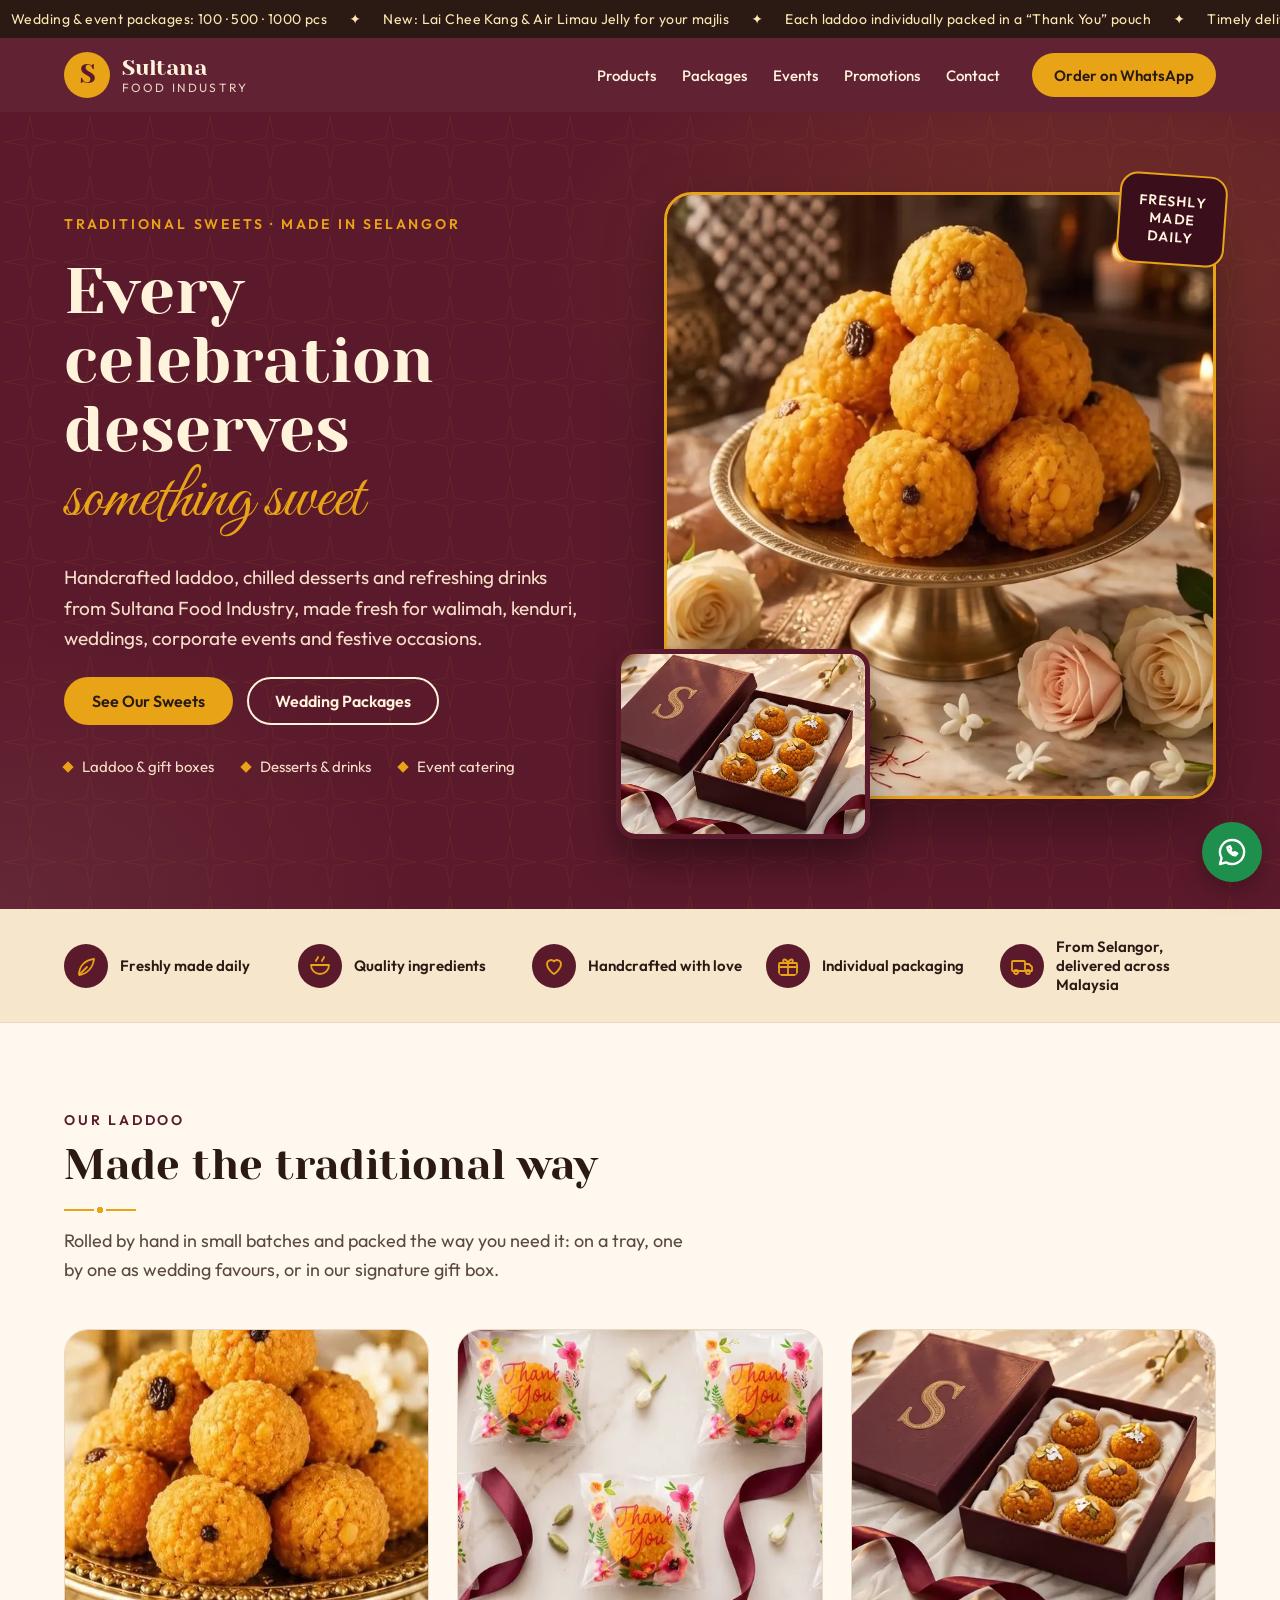
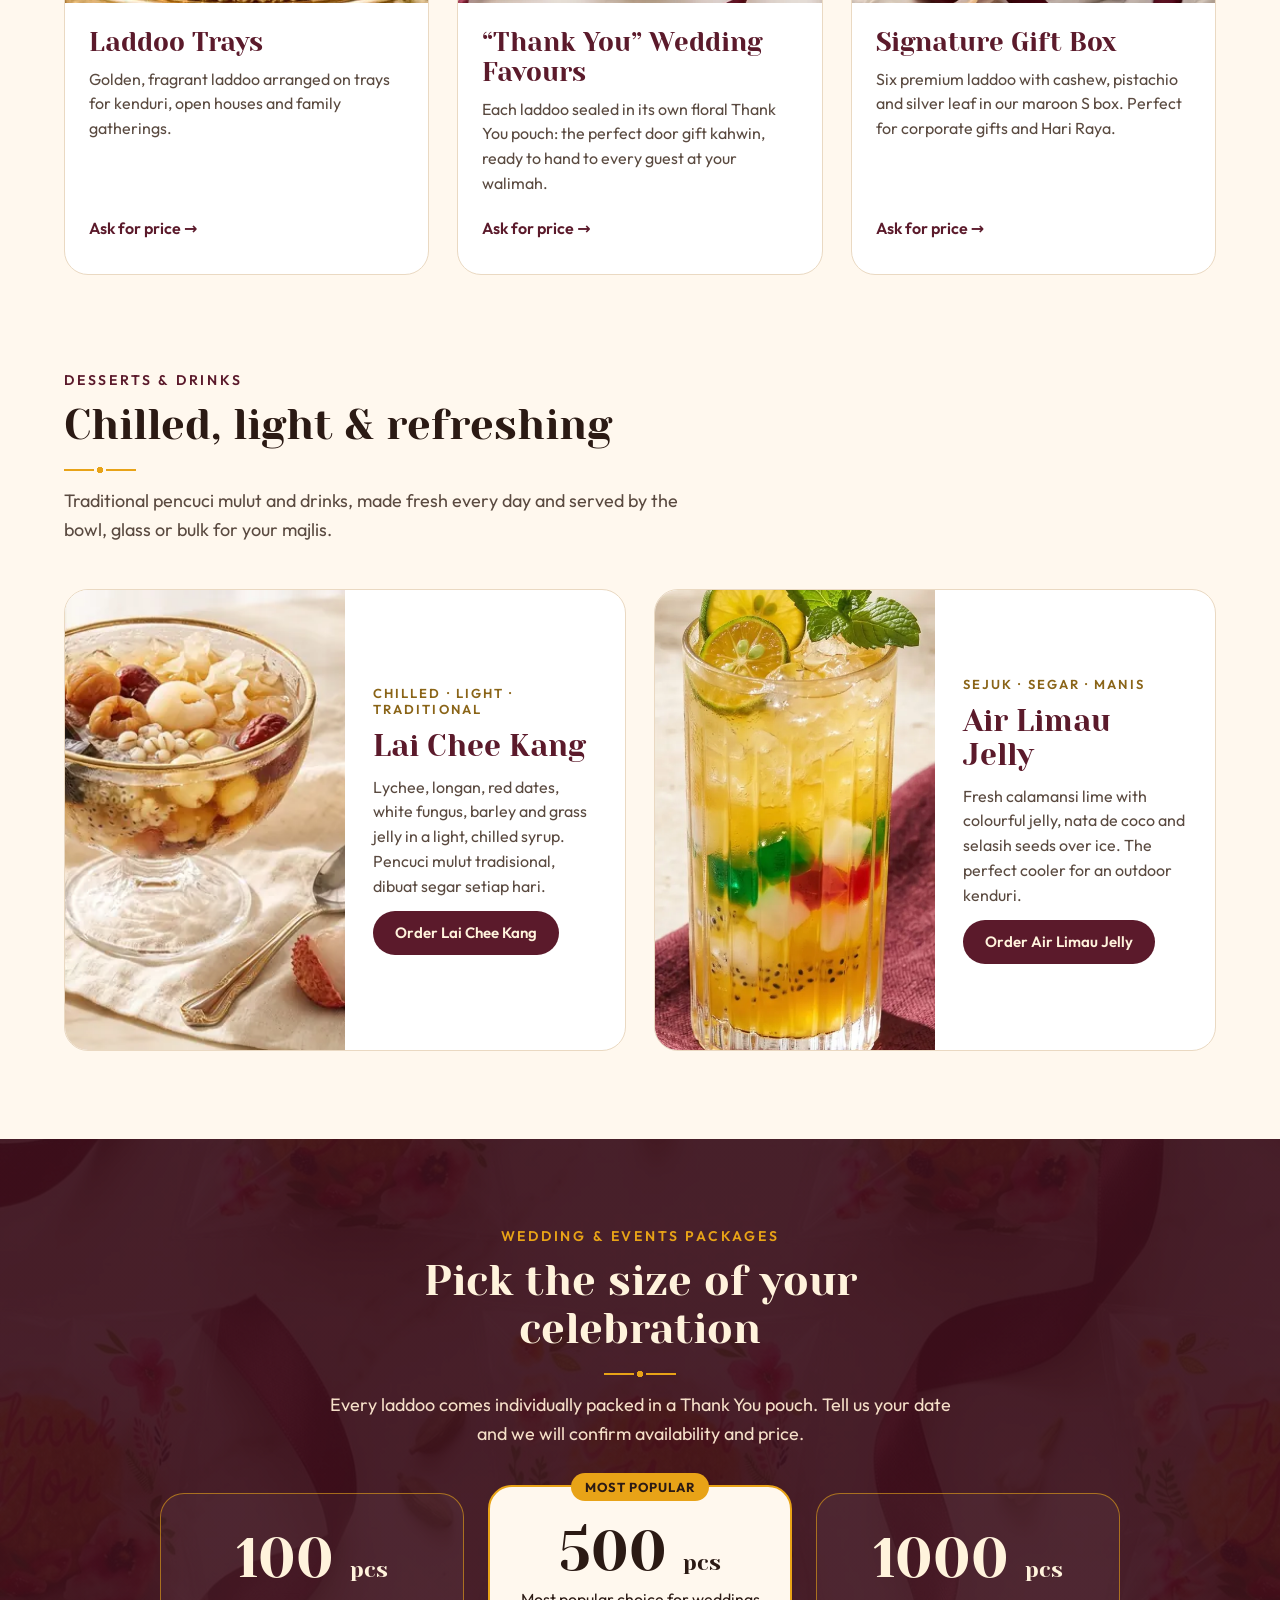
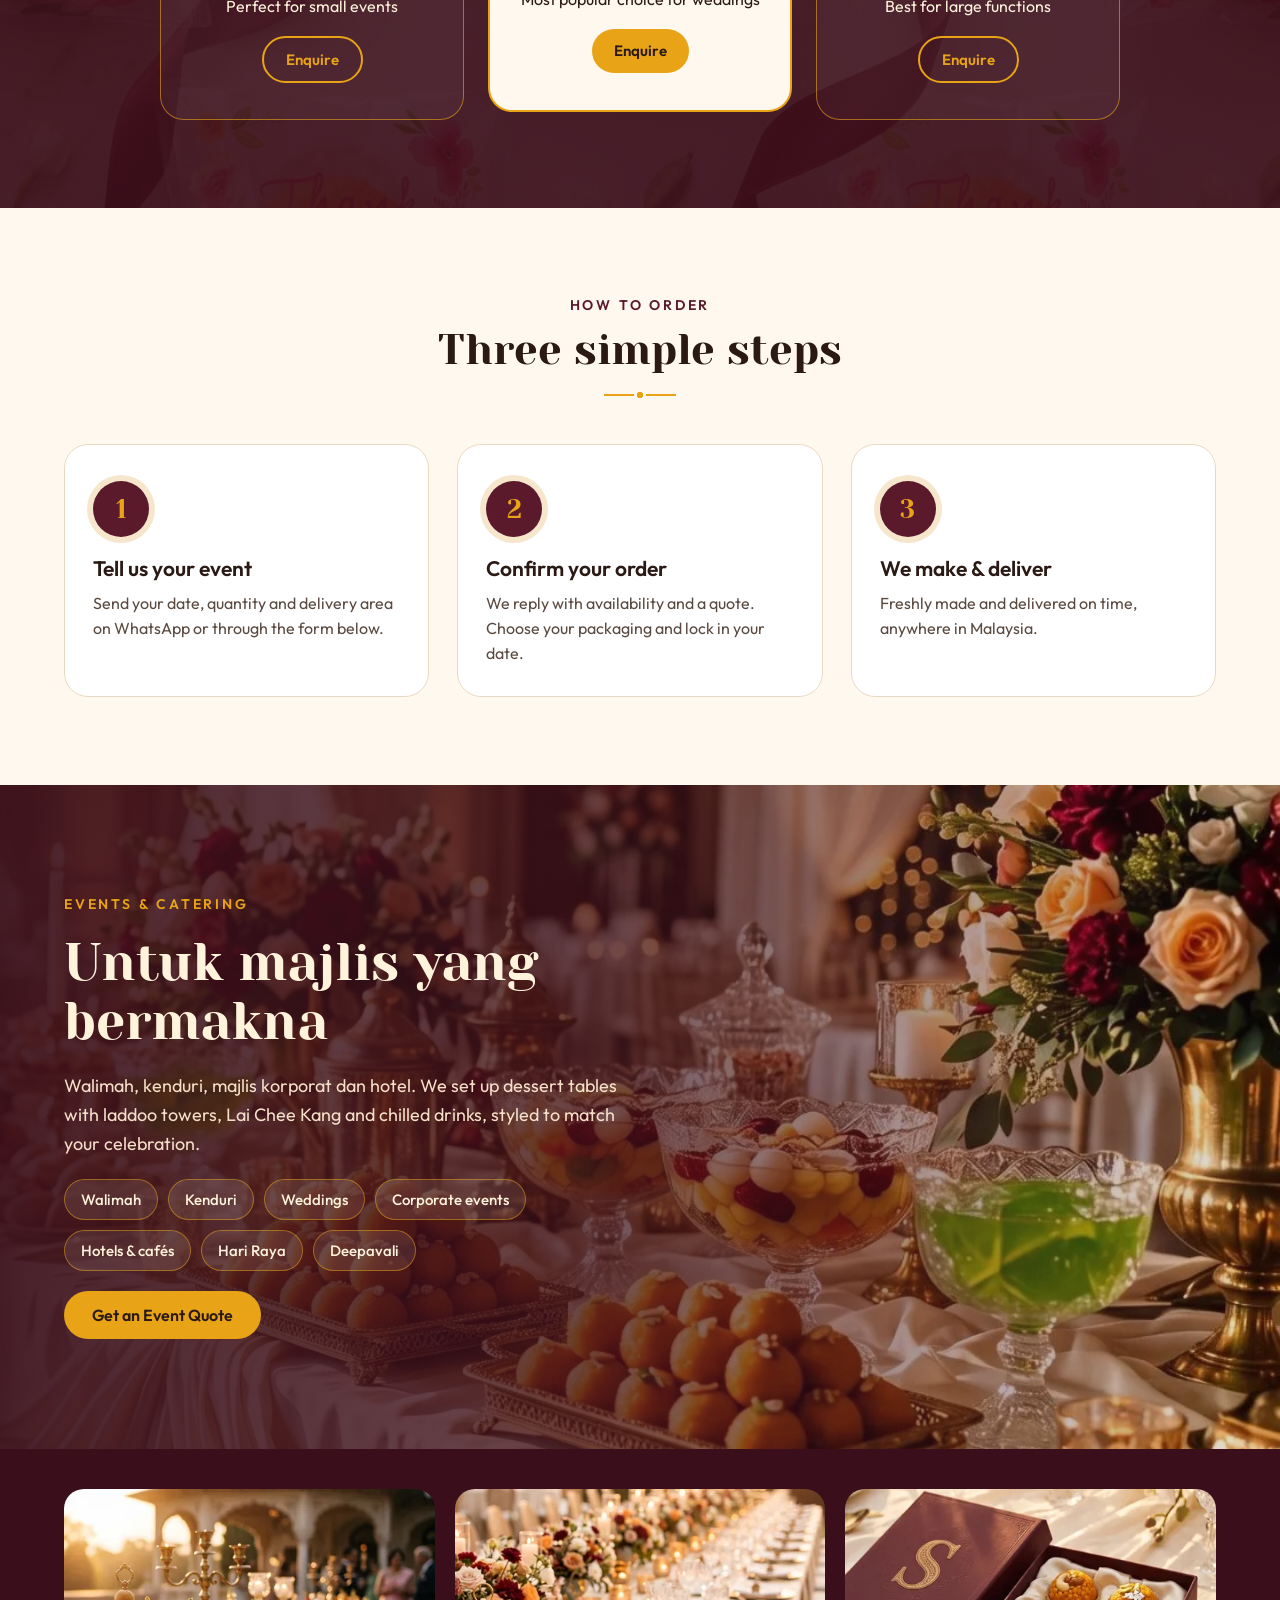
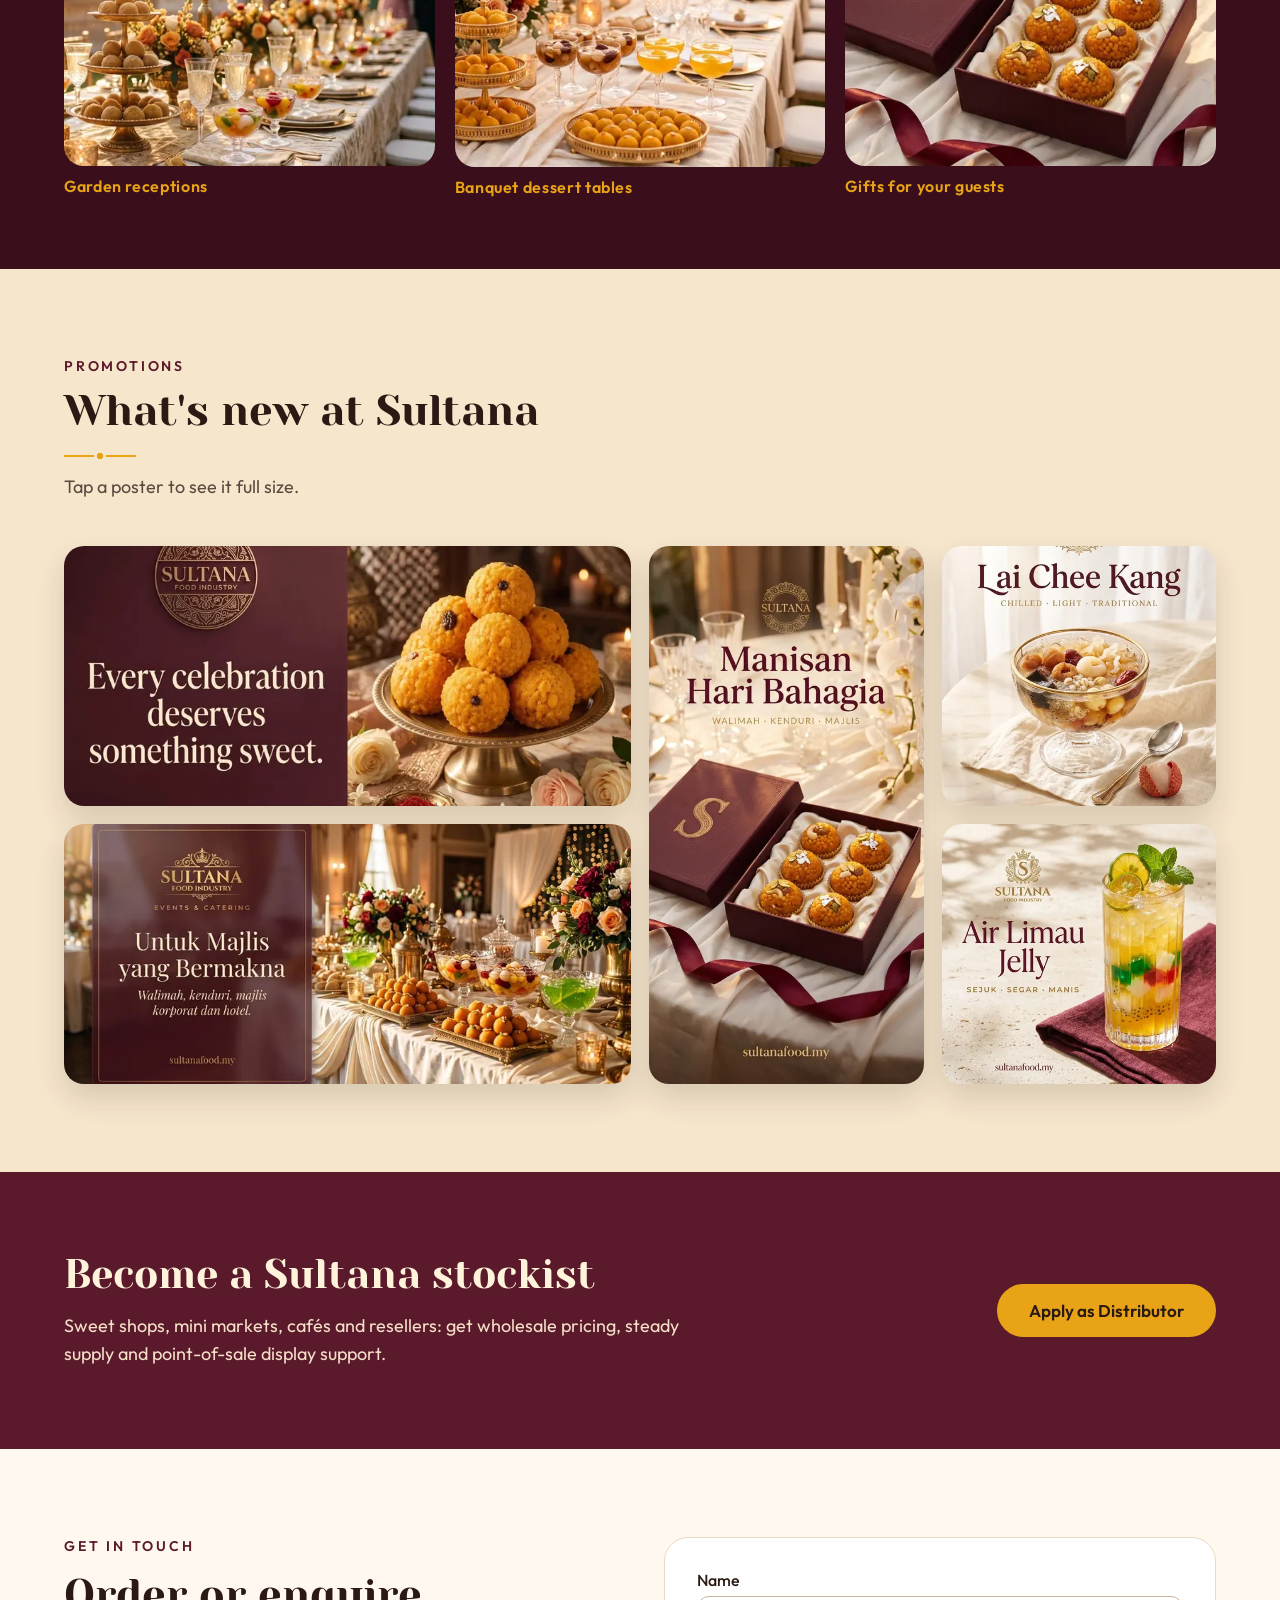
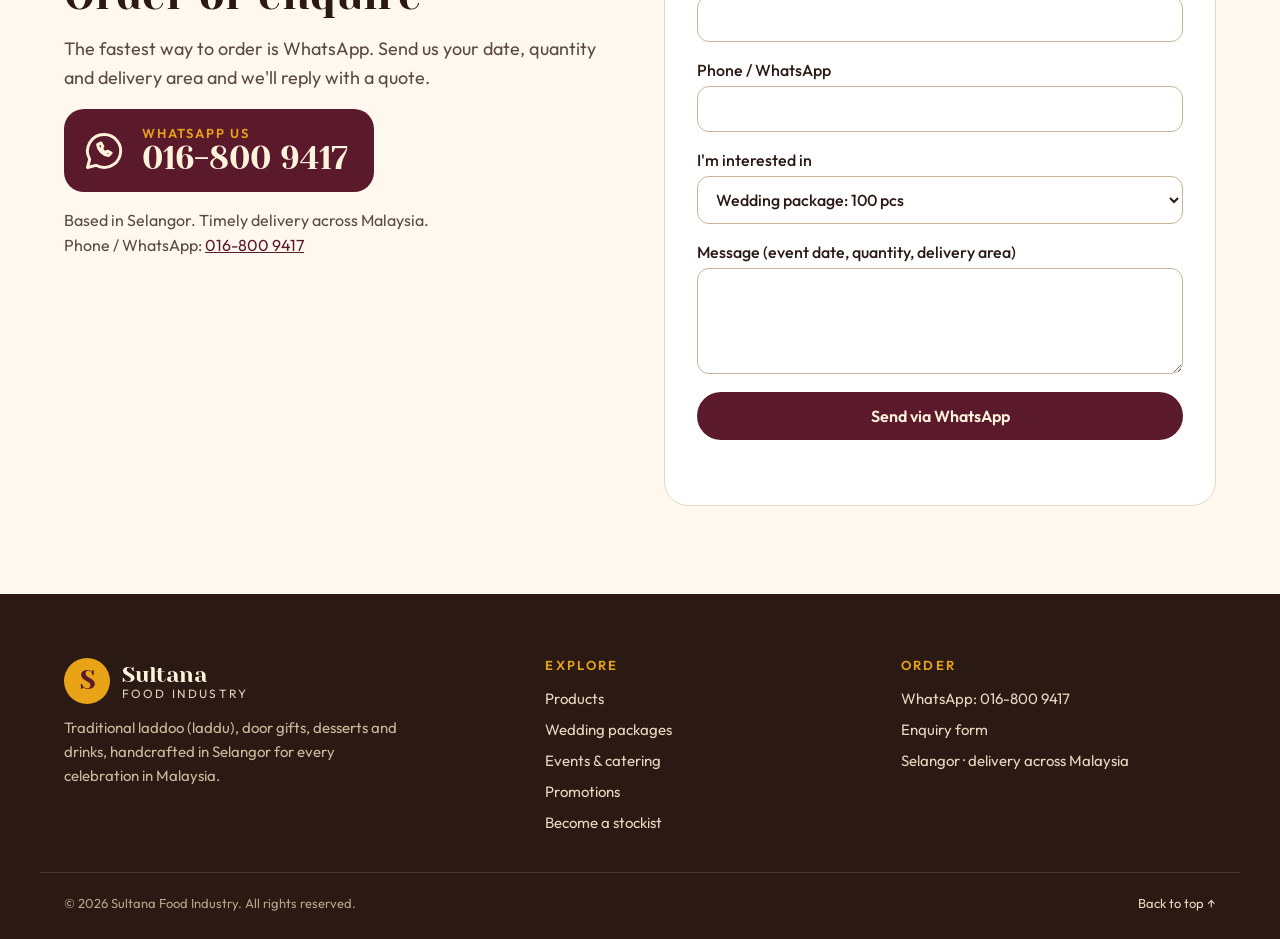
<file: index.html>
<!doctype html>
<html lang="en">
<head>
<meta charset="utf-8">
<meta name="viewport" content="width=device-width, initial-scale=1">
<title>Laddoo &amp; Door Gift Kahwin, Selangor | Sultana Food</title>
<meta name="description" content="Handmade laddoo (laddu) from Selangor: Thank You door gifts for kahwin, gift boxes, Lai Chee Kang and dessert catering. Delivery across Malaysia.">
<link rel="canonical" href="https://sultanafood.com/">
<meta name="theme-color" content="#5B1A2B">
<meta property="og:type" content="website">
<meta property="og:url" content="https://sultanafood.com/">
<meta property="og:site_name" content="Sultana Food Industry">
<meta property="og:locale" content="en_MY">
<meta property="og:title" content="Sultana Food Industry: every celebration deserves something sweet">
<meta property="og:description" content="Traditional laddoo, wedding favours, gift boxes and chilled desserts for walimah, kenduri and events across Malaysia.">
<meta property="og:image" content="https://sultanafood.com/images/promo-every-celebration.jpg">
<meta property="og:image:width" content="1400">
<meta property="og:image:height" content="1045">
<meta property="og:image:alt" content="Sultana Food Industry: every celebration deserves something sweet">
<meta name="twitter:card" content="summary_large_image">
<link rel="icon" href="/favicon.ico" sizes="any">
<link rel="icon" type="image/svg+xml" href="/favicon.svg">
<link rel="icon" type="image/png" sizes="32x32" href="/favicon-32x32.png">
<link rel="icon" type="image/png" sizes="192x192" href="/icon-192.png">
<link rel="manifest" href="/site.webmanifest">
<link rel="apple-touch-icon" href="/apple-touch-icon.png">
<link rel="preload" href="/fonts/outfit-latin-variable.woff2" as="font" type="font/woff2" crossorigin>
<link rel="preload" href="/fonts/yeseva-one-latin-400.woff2" as="font" type="font/woff2" crossorigin>
<link rel="preload" href="/fonts/great-vibes-latin-400.woff2" as="font" type="font/woff2" crossorigin>
<link rel="preload" as="image" href="images/hero-laddoo-990.webp" imagesrcset="images/hero-laddoo-480.webp 480w, images/hero-laddoo-800.webp 800w, images/hero-laddoo-990.webp 990w" imagesizes="(max-width: 760px) 92vw, 560px" fetchpriority="high">
<link rel="stylesheet" href="styles.css">
<script src="script.js" defer></script>
<script type="application/ld+json">
{
 "@context": "https://schema.org",
 "@type": "FoodEstablishment",
 "@id": "https://sultanafood.com/#business",
 "name": "Sultana Food Industry",
 "url": "https://sultanafood.com/",
 "logo": "https://sultanafood.com/icon-512.png",
 "image": [
  "https://sultanafood.com/images/hero-laddoo.jpg",
  "https://sultanafood.com/images/gift-box-sultana.jpg",
  "https://sultanafood.com/images/promo-every-celebration.jpg"
 ],
 "description": "Traditional handmade laddoo, Thank You wedding favours (door gifts), gift boxes, Lai Chee Kang, Air Limau Jelly and dessert catering for walimah, kenduri, weddings, corporate events and hotels.",
 "telephone": "+60168009417",
 "address": {
  "@type": "PostalAddress",
  "addressRegion": "Selangor",
  "addressCountry": "MY"
 },
 "areaServed": {
  "@type": "Country",
  "name": "Malaysia"
 },
 "servesCuisine": [
  "Malaysian",
  "Indian sweets",
  "Desserts"
 ],
 "contactPoint": {
  "@type": "ContactPoint",
  "telephone": "+60168009417",
  "contactType": "sales",
  "areaServed": "MY",
  "availableLanguage": [
   "English",
   "Malay"
  ]
 },
 "hasMenu": {
  "@type": "Menu",
  "name": "Sultana Food Industry menu",
  "hasMenuSection": [
   {
    "@type": "MenuSection",
    "name": "Laddoo",
    "hasMenuItem": [
     {
      "@type": "MenuItem",
      "name": "Laddoo Trays",
      "description": "Golden, fragrant laddoo arranged on trays for kenduri, open houses and family gatherings."
     },
     {
      "@type": "MenuItem",
      "name": "Thank You Wedding Favours",
      "description": "Laddoo individually sealed in floral Thank You pouches, as door gifts for walimah and weddings. Packages of 100, 500 and 1000 pcs."
     },
     {
      "@type": "MenuItem",
      "name": "Signature Gift Box",
      "description": "Six premium laddoo with cashew, pistachio and silver leaf in a maroon gift box."
     }
    ]
   },
   {
    "@type": "MenuSection",
    "name": "Desserts & drinks",
    "hasMenuItem": [
     {
      "@type": "MenuItem",
      "name": "Lai Chee Kang",
      "description": "Chilled dessert of lychee, longan, red dates, white fungus, barley and grass jelly in light syrup."
     },
     {
      "@type": "MenuItem",
      "name": "Air Limau Jelly",
      "description": "Calamansi lime drink with colourful jelly, nata de coco and selasih seeds over ice."
     }
    ]
   }
  ]
 },
 "makesOffer": {
  "@type": "Offer",
  "itemOffered": {
   "@type": "Service",
   "name": "Event dessert catering",
   "description": "Dessert tables with laddoo towers, Lai Chee Kang and chilled drinks for walimah, kenduri, corporate events and hotels.",
   "areaServed": {
    "@type": "Country",
    "name": "Malaysia"
   }
  }
 }
}
</script>
<script>document.documentElement.classList.add("js")</script>
</head>
<body>

<div class="promo-bar" role="region" aria-label="Promotions">
  <div class="promo-track">
    <span>Wedding &amp; event packages: 100 · 500 · 1000 pcs</span>
    <span aria-hidden="true">✦</span>
    <span>New: Lai Chee Kang &amp; Air Limau Jelly for your majlis</span>
    <span aria-hidden="true">✦</span>
    <span>Each laddoo individually packed in a “Thank You” pouch</span>
    <span aria-hidden="true">✦</span>
    <span>Timely delivery across Malaysia</span>
    <span aria-hidden="true">✦</span>
    <a href="https://wa.me/60168009417" data-wa="">WhatsApp us to book your date</a>
  </div>
</div>

<header class="site-header">
  <nav class="nav container" aria-label="Main">
    <a href="#top" class="brand">
      <span class="brand-mark" aria-hidden="true">S</span>
      <span class="brand-text"><span class="brand-name">Sultana</span><span class="brand-sub">FOOD INDUSTRY</span></span>
    </a>
    <button type="button" class="menu-toggle" aria-expanded="false" aria-controls="nav-menu" aria-label="Open menu">
      <span></span><span></span><span></span>
    </button>
    <div class="nav-menu" id="nav-menu">
      <div class="nav-links">
        <a href="#products">Products</a>
        <a href="#packages">Packages</a>
        <a href="#events">Events</a>
        <a href="#promotions">Promotions</a>
        <a href="#contact">Contact</a>
      </div>
      <a href="https://wa.me/60168009417" data-wa="" class="btn btn-gold">Order on WhatsApp</a>
    </div>
  </nav>
</header>

<div class="hero-wrap">
  <section id="top" class="hero container two-col">
    <div class="stack-24">
      <span class="eyebrow eyebrow-gold">TRADITIONAL SWEETS · MADE IN SELANGOR</span>
      <h1>Every celebration deserves <span class="script">something sweet</span></h1>
      <p class="hero-lead">Handcrafted laddoo, chilled desserts and refreshing drinks from Sultana Food Industry, made fresh for walimah, kenduri, weddings, corporate events and festive occasions.</p>
      <div class="btn-row">
        <a href="#products" class="btn btn-gold btn-lg">See Our Sweets</a>
        <a href="#packages" class="btn btn-outline btn-lg">Wedding Packages</a>
      </div>
      <ul class="hero-points">
        <li>Laddoo &amp; gift boxes</li>
        <li>Desserts &amp; drinks</li>
        <li>Event catering</li>
      </ul>
    </div>
    <figure class="hero-photo">
      <img src="images/hero-laddoo-990.webp" srcset="images/hero-laddoo-480.webp 480w, images/hero-laddoo-800.webp 800w, images/hero-laddoo-990.webp 990w" sizes="(max-width: 760px) 92vw, 560px" alt="Laddoo piled on a brass stand, surrounded by roses, jasmine and saffron" width="990" height="1313" fetchpriority="high">
      <img class="hero-inset" src="images/gift-box-sultana-1000.webp" srcset="images/gift-box-sultana-480.webp 480w, images/gift-box-sultana-800.webp 800w, images/gift-box-sultana-1000.webp 1000w" sizes="(max-width: 760px) 42vw, 260px" alt="Sultana Signature Gift Box of laddoo" width="1000" height="789" loading="lazy">
      <figcaption class="hero-badge">Freshly<br>made<br>daily</figcaption>
    </figure>
  </section>
</div>

<main>
  <section class="features band-cream" aria-label="Why choose us">
    <ul class="container feature-list">
      <li><svg viewBox="0 0 24 24" aria-hidden="true"><path d="M5 21c0-9 6-15 15-16-1 9-7 15-15 16Z"/><path d="M5 21 13 13"/></svg>Freshly made daily</li>
      <li><svg viewBox="0 0 24 24" aria-hidden="true"><path d="M3 11h18a9 9 0 0 1-18 0Z"/><path d="M8 7c0-2 2-2 2-4M14 7c0-2 2-2 2-4"/></svg>Quality ingredients</li>
      <li><svg viewBox="0 0 24 24" aria-hidden="true"><path d="M12 20s-7-4.4-7-10a4 4 0 0 1 7-2.6A4 4 0 0 1 19 10c0 5.6-7 10-7 10Z"/></svg>Handcrafted with love</li>
      <li><svg viewBox="0 0 24 24" aria-hidden="true"><rect x="3" y="9" width="18" height="12" rx="1"/><path d="M3 13h18M12 9v12M12 9C10 4 6 5 7.5 8M12 9c2-5 6-4 4.5-1"/></svg>Individual packaging</li>
      <li><svg viewBox="0 0 24 24" aria-hidden="true"><rect x="2" y="7" width="13" height="10" rx="1"/><path d="M15 10h4l3 3v4h-7"/><circle cx="6" cy="18" r="2"/><circle cx="18" cy="18" r="2"/></svg>From Selangor, delivered across Malaysia</li>
    </ul>
  </section>

  <section id="products" class="container section">
    <div class="reveal section-head">
      <span class="eyebrow">OUR LADDOO</span>
      <h2>Made the traditional way</h2>
      <p class="muted lead">Rolled by hand in small batches and packed the way you need it: on a tray, one by one as wedding favours, or in our signature gift box.</p>
    </div>
    <div class="reveal grid-products">
      <article class="card">
        <img class="card-img" src="images/laddoo-platter-534.webp" srcset="images/laddoo-platter-480.webp 480w, images/laddoo-platter-534.webp 534w" sizes="(max-width: 640px) 92vw, (max-width: 1000px) 46vw, 380px" alt="Stack of fresh laddoo on a gold platter" loading="lazy" width="534" height="405">
        <div class="card-body">
          <h3>Laddoo Trays</h3>
          <p class="muted">Golden, fragrant laddoo arranged on trays for kenduri, open houses and family gatherings.</p>
          <a href="https://wa.me/60168009417" data-wa="Hi Sultana, I'd like to order a laddoo tray." class="link-order">Ask for price →</a>
        </div>
      </article>
      <article class="card">
        <img class="card-img" src="images/thank-you-favours-1000.webp" srcset="images/thank-you-favours-480.webp 480w, images/thank-you-favours-800.webp 800w, images/thank-you-favours-1000.webp 1000w" sizes="(max-width: 640px) 92vw, (max-width: 1000px) 46vw, 380px" alt="Laddoo in floral Thank You pouches on marble with a burgundy ribbon" loading="lazy" width="1000" height="800">
        <div class="card-body">
          <h3>“Thank You” Wedding Favours</h3>
          <p class="muted">Each laddoo sealed in its own floral Thank You pouch: the perfect door gift kahwin, ready to hand to every guest at your walimah.</p>
          <a href="https://wa.me/60168009417" data-wa="Hi Sultana, I'd like to order Thank You wedding favours." class="link-order">Ask for price →</a>
        </div>
      </article>
      <article class="card">
        <img class="card-img" src="images/gift-box-sultana-1000.webp" srcset="images/gift-box-sultana-480.webp 480w, images/gift-box-sultana-800.webp 800w, images/gift-box-sultana-1000.webp 1000w" sizes="(max-width: 640px) 92vw, (max-width: 1000px) 46vw, 380px" alt="Maroon Sultana gift box with six laddoo topped with nuts and silver leaf" loading="lazy" width="1000" height="789">
        <div class="card-body">
          <h3>Signature Gift Box</h3>
          <p class="muted">Six premium laddoo with cashew, pistachio and silver leaf in our maroon S box. Perfect for corporate gifts and Hari Raya.</p>
          <a href="https://wa.me/60168009417" data-wa="Hi Sultana, I'd like to order Signature Gift Boxes." class="link-order">Ask for price →</a>
        </div>
      </article>
    </div>

    <div class="reveal section-head sub-head">
      <span class="eyebrow">DESSERTS &amp; DRINKS</span>
      <h2>Chilled, light &amp; refreshing</h2>
      <p class="muted lead">Traditional pencuci mulut and drinks, made fresh every day and served by the bowl, glass or bulk for your majlis.</p>
    </div>
    <div class="reveal grid-feature">
      <article class="feature-card">
        <img src="images/lai-chee-kang-1000.webp" srcset="images/lai-chee-kang-480.webp 480w, images/lai-chee-kang-800.webp 800w, images/lai-chee-kang-1000.webp 1000w" sizes="(max-width: 1000px) 92vw, 280px" alt="Lai Chee Kang in a gold-rimmed glass bowl with lychee, longan, red dates and white fungus" loading="lazy" width="1000" height="915">
        <div class="feature-card-body">
          <p class="tagline">Chilled · Light · Traditional</p>
          <h3>Lai Chee Kang</h3>
          <p class="muted">Lychee, longan, red dates, white fungus, barley and grass jelly in a light, chilled syrup. Pencuci mulut tradisional, dibuat segar setiap hari.</p>
          <a href="https://wa.me/60168009417" data-wa="Hi Sultana, I'd like to order Lai Chee Kang." class="btn btn-maroon self-start">Order Lai Chee Kang</a>
        </div>
      </article>
      <article class="feature-card">
        <img src="images/air-limau-jelly-700.webp" srcset="images/air-limau-jelly-480.webp 480w, images/air-limau-jelly-700.webp 700w" sizes="(max-width: 1000px) 92vw, 240px" alt="Tall glass of Air Limau Jelly with lime slices, mint and colourful jelly cubes" loading="lazy" width="700" height="1613" class="img-tall">
        <div class="feature-card-body">
          <p class="tagline">Sejuk · Segar · Manis</p>
          <h3>Air Limau Jelly</h3>
          <p class="muted">Fresh calamansi lime with colourful jelly, nata de coco and selasih seeds over ice. The perfect cooler for an outdoor kenduri.</p>
          <a href="https://wa.me/60168009417" data-wa="Hi Sultana, I'd like to order Air Limau Jelly." class="btn btn-maroon self-start">Order Air Limau Jelly</a>
        </div>
      </article>
    </div>
  </section>

  <section id="packages" class="packages">
    <div class="container section">
      <div class="reveal section-head center">
        <span class="eyebrow eyebrow-gold">WEDDING &amp; EVENTS PACKAGES</span>
        <h2>Pick the size of your celebration</h2>
        <p class="lead on-dark">Every laddoo comes individually packed in a Thank You pouch. Tell us your date and we will confirm availability and price.</p>
      </div>
      <div class="reveal grid-packages">
        <article class="package">
          <p class="package-qty">100 <span>pcs</span></p>
          <p class="package-note">Perfect for small events</p>
          <a class="btn btn-outline-gold" href="https://wa.me/60168009417" data-wa="Hi Sultana, I'm interested in the 100 pcs laddoo package.">Enquire</a>
        </article>
        <article class="package package-featured">
          <p class="package-tag">Most popular</p>
          <p class="package-qty">500 <span>pcs</span></p>
          <p class="package-note">Most popular choice for weddings</p>
          <a class="btn btn-gold" href="https://wa.me/60168009417" data-wa="Hi Sultana, I'm interested in the 500 pcs laddoo package.">Enquire</a>
        </article>
        <article class="package">
          <p class="package-qty">1000 <span>pcs</span></p>
          <p class="package-note">Best for large functions</p>
          <a class="btn btn-outline-gold" href="https://wa.me/60168009417" data-wa="Hi Sultana, I'm interested in the 1000 pcs laddoo package.">Enquire</a>
        </article>
      </div>
    </div>
  </section>

  <section id="how" class="container section">
    <div class="reveal section-head center">
      <span class="eyebrow">HOW TO ORDER</span>
      <h2>Three simple steps</h2>
    </div>
    <ol class="reveal steps">
      <li class="step">
        <span class="step-num">1</span>
        <h3>Tell us your event</h3>
        <p class="muted">Send your date, quantity and delivery area on WhatsApp or through the form below.</p>
      </li>
      <li class="step">
        <span class="step-num">2</span>
        <h3>Confirm your order</h3>
        <p class="muted">We reply with availability and a quote. Choose your packaging and lock in your date.</p>
      </li>
      <li class="step">
        <span class="step-num">3</span>
        <h3>We make &amp; deliver</h3>
        <p class="muted">Freshly made and delivered on time, anywhere in Malaysia.</p>
      </li>
    </ol>
  </section>

  <section id="events" class="events">
    <div class="events-banner">
      <img src="images/events-ballroom-1120.webp" srcset="images/events-ballroom-480.webp 480w, images/events-ballroom-800.webp 800w, images/events-ballroom-1120.webp 1120w" sizes="100vw" alt="Ballroom dessert table with trays of laddoo, fruit punch bowls and floral arrangements" loading="lazy" width="1120" height="1056">
      <div class="container events-panel-wrap">
        <div class="events-panel">
          <span class="eyebrow eyebrow-gold">EVENTS &amp; CATERING</span>
          <h2>Untuk majlis yang bermakna</h2>
          <p class="lead on-dark">Walimah, kenduri, majlis korporat dan hotel. We set up dessert tables with laddoo towers, Lai Chee Kang and chilled drinks, styled to match your celebration.</p>
          <ul class="chips chips-dark" aria-label="Occasions">
            <li>Walimah</li><li>Kenduri</li><li>Weddings</li><li>Corporate events</li><li>Hotels &amp; cafés</li><li>Hari Raya</li><li>Deepavali</li>
          </ul>
          <a href="https://wa.me/60168009417" data-wa="Hi Sultana, I'd like a quote for event catering." class="btn btn-gold btn-lg self-start">Get an Event Quote</a>
        </div>
      </div>
    </div>
    <div class="reveal container events-strip">
      <figure><img src="images/events-garden-1155.webp" srcset="images/events-garden-480.webp 480w, images/events-garden-800.webp 800w, images/events-garden-1155.webp 1155w" sizes="(max-width: 640px) 92vw, (max-width: 1000px) 46vw, 380px" alt="Outdoor sunset reception with laddoo towers and candelabras" loading="lazy" width="1155" height="1116"><figcaption>Garden receptions</figcaption></figure>
      <figure><img src="images/events-table-1130.webp" srcset="images/events-table-480.webp 480w, images/events-table-800.webp 800w, images/events-table-1130.webp 1130w" sizes="(max-width: 640px) 92vw, (max-width: 1000px) 46vw, 380px" alt="Long banquet table with laddoo trays, Lai Chee Kang and orange drinks" loading="lazy" width="1130" height="1016"><figcaption>Banquet dessert tables</figcaption></figure>
      <figure><img src="images/gift-box-sultana-1000.webp" srcset="images/gift-box-sultana-480.webp 480w, images/gift-box-sultana-800.webp 800w, images/gift-box-sultana-1000.webp 1000w" sizes="(max-width: 640px) 92vw, (max-width: 1000px) 46vw, 380px" alt="Sultana gift box on a wedding table" loading="lazy" width="1000" height="789"><figcaption>Gifts for your guests</figcaption></figure>
    </div>
  </section>

  <section id="promotions" class="band-cream">
    <div class="container section">
      <div class="reveal section-head">
        <span class="eyebrow">PROMOTIONS</span>
        <h2>What's new at Sultana</h2>
        <p class="muted lead">Tap a poster to see it full size.</p>
      </div>
      <div class="reveal promo-grid">
        <button type="button" class="promo-card promo-wide" data-full="images/promo-every-celebration-1200.webp">
          <img src="images/promo-every-celebration-1200.webp" srcset="images/promo-every-celebration-480.webp 480w, images/promo-every-celebration-800.webp 800w, images/promo-every-celebration-1200.webp 1200w" sizes="(max-width: 860px) 92vw, 600px" alt="Poster: Every celebration deserves something sweet" loading="lazy" width="1400" height="1045">
        </button>
        <button type="button" class="promo-card promo-tall" data-full="images/promo-manisan-hari-bahagia-1116.webp">
          <img src="images/promo-manisan-hari-bahagia-1116.webp" srcset="images/promo-manisan-hari-bahagia-480.webp 480w, images/promo-manisan-hari-bahagia-800.webp 800w, images/promo-manisan-hari-bahagia-1116.webp 1116w" sizes="(max-width: 860px) 46vw, 300px" alt="Poster: Manisan Hari Bahagia, Sultana laddoo gift box for walimah, kenduri and majlis" loading="lazy" width="1116" height="2000">
        </button>
        <button type="button" class="promo-card" data-full="images/promo-lai-chee-kang-1200.webp">
          <img src="images/promo-lai-chee-kang-1200.webp" srcset="images/promo-lai-chee-kang-480.webp 480w, images/promo-lai-chee-kang-800.webp 800w, images/promo-lai-chee-kang-1200.webp 1200w" sizes="(max-width: 860px) 46vw, 300px" alt="Poster: Lai Chee Kang, chilled, light and traditional" loading="lazy" width="1400" height="1875">
        </button>
        <button type="button" class="promo-card promo-wide" data-full="images/promo-untuk-majlis-1200.webp">
          <img src="images/promo-untuk-majlis-1200.webp" srcset="images/promo-untuk-majlis-480.webp 480w, images/promo-untuk-majlis-800.webp 800w, images/promo-untuk-majlis-1200.webp 1200w" sizes="(max-width: 860px) 92vw, 600px" alt="Poster: Untuk majlis yang bermakna, walimah, kenduri, majlis korporat dan hotel" loading="lazy" width="1400" height="781">
        </button>
        <button type="button" class="promo-card" data-full="images/promo-air-limau-jelly-1200.webp">
          <img src="images/promo-air-limau-jelly-1200.webp" srcset="images/promo-air-limau-jelly-480.webp 480w, images/promo-air-limau-jelly-800.webp 800w, images/promo-air-limau-jelly-1200.webp 1200w" sizes="(max-width: 860px) 46vw, 300px" alt="Poster: Air Limau Jelly, sejuk, segar, manis" loading="lazy" width="1400" height="1400">
        </button>
      </div>
    </div>
  </section>

  <section id="distributor" class="band-maroon">
    <div class="container distributor">
      <div class="stack-14">
        <h2>Become a Sultana stockist</h2>
        <p class="lead on-dark">Sweet shops, mini markets, cafés and resellers: get wholesale pricing, steady supply and point-of-sale display support.</p>
      </div>
      <a href="#contact" class="btn btn-gold btn-xl" data-interest="Becoming a distributor">Apply as Distributor</a>
    </div>
  </section>

  <section id="contact" class="container section two-col align-start">
    <div class="stack-16">
      <span class="eyebrow">GET IN TOUCH</span>
      <h2>Order or enquire</h2>
      <p class="muted lead">The fastest way to order is WhatsApp. Send us your date, quantity and delivery area and we'll reply with a quote.</p>
      <a class="wa-card" href="https://wa.me/60168009417" data-wa="">
        <svg viewBox="0 0 24 24" aria-hidden="true"><path d="M12 3a9 9 0 0 0-7.8 13.5L3 21l4.6-1.2A9 9 0 1 0 12 3Z"/><path d="M8.5 8.5c.3 2.9 3.1 5.7 6 6l1.4-1.4-2-1-1 .8a4.5 4.5 0 0 1-2.3-2.3l.8-1-1-2Z"/></svg>
        <span><span class="wa-label">WhatsApp us</span><span class="wa-number" data-wa-display>016-800 9417</span></span>
      </a>
      <p class="muted">Based in Selangor. Timely delivery across Malaysia.<br>Phone / WhatsApp: <a href="tel:+60168009417">016-800 9417</a></p>
    </div>
    <form id="enquiry" class="form" novalidate>
      <label>Name<input type="text" name="name" autocomplete="name" required></label>
      <label>Phone / WhatsApp<input type="tel" name="phone" autocomplete="tel" required></label>
      <label>I'm interested in
        <select name="interest">
          <option>Wedding package: 100 pcs</option>
          <option>Wedding package: 500 pcs</option>
          <option>Wedding package: 1000 pcs</option>
          <option>Laddoo tray</option>
          <option>Signature gift boxes</option>
          <option>Lai Chee Kang</option>
          <option>Air Limau Jelly</option>
          <option>Event catering</option>
          <option>Becoming a distributor</option>
        </select>
      </label>
      <label>Message (event date, quantity, delivery area)<textarea name="message" rows="4"></textarea></label>
      <button type="submit" class="btn btn-maroon btn-submit">Send via WhatsApp</button>
      <p id="form-status" class="form-status" role="status" aria-live="polite"></p>
    </form>
  </section>
</main>

<footer class="footer">
  <div class="container footer-grid">
    <div class="footer-col footer-about">
      <span class="footer-brand"><span class="brand-mark" aria-hidden="true">S</span><span class="brand-text"><span class="brand-name">Sultana</span><span class="brand-sub">FOOD INDUSTRY</span></span></span>
      <p>Traditional laddoo (laddu), door gifts, desserts and drinks, handcrafted in Selangor for every celebration in Malaysia.</p>
    </div>
    <nav class="footer-col" aria-label="Footer">
      <h2 class="footer-title">Explore</h2>
      <a href="#products">Products</a>
      <a href="#packages">Wedding packages</a>
      <a href="#events">Events &amp; catering</a>
      <a href="#promotions">Promotions</a>
      <a href="#distributor">Become a stockist</a>
    </nav>
    <div class="footer-col">
      <h2 class="footer-title">Order</h2>
      <a href="https://wa.me/60168009417" data-wa="">WhatsApp: <span data-wa-display>016-800 9417</span></a>
      <a href="#contact">Enquiry form</a>
      <span>Selangor · delivery across Malaysia</span>
    </div>
  </div>
  <div class="container footer-bottom">
    <span>© 2026 Sultana Food Industry. All rights reserved.</span>
    <a href="#top">Back to top ↑</a>
  </div>
</footer>

<a class="wa-float" hidden href="https://wa.me/60168009417" data-wa="" aria-label="Chat with us on WhatsApp">
  <svg viewBox="0 0 24 24" aria-hidden="true"><path d="M12 3a9 9 0 0 0-7.8 13.5L3 21l4.6-1.2A9 9 0 1 0 12 3Z"/><path d="M8.5 8.5c.3 2.9 3.1 5.7 6 6l1.4-1.4-2-1-1 .8a4.5 4.5 0 0 1-2.3-2.3l.8-1-1-2Z"/></svg>
</a>

<dialog id="lightbox" class="lightbox" aria-label="Promotion poster">
  <form method="dialog"><button class="lightbox-close" aria-label="Close">×</button></form>
  <img alt="Promotion poster">
</dialog>

</body>
</html>
</file>
<file: styles.css>
/* Fonts are self-hosted from fonts/ (SIL Open Font License, see fonts/LICENSE-*.txt). */
@font-face { font-family: 'Outfit'; font-style: normal; font-weight: 100 900; font-display: swap; src: url(fonts/outfit-latin-variable.woff2) format('woff2'); unicode-range: U+0000-00FF,U+0131,U+0152-0153,U+02BB-02BC,U+02C6,U+02DA,U+02DC,U+0304,U+0308,U+0329,U+2000-206F,U+20AC,U+2122,U+2191,U+2193,U+2212,U+2215,U+FEFF,U+FFFD; }
@font-face { font-family: 'Yeseva One'; font-style: normal; font-weight: 400; font-display: swap; src: url(fonts/yeseva-one-latin-400.woff2) format('woff2'); unicode-range: U+0000-00FF,U+0131,U+0152-0153,U+02BB-02BC,U+02C6,U+02DA,U+02DC,U+0304,U+0308,U+0329,U+2000-206F,U+20AC,U+2122,U+2191,U+2193,U+2212,U+2215,U+FEFF,U+FFFD; }
@font-face { font-family: 'Great Vibes'; font-style: normal; font-weight: 400; font-display: swap; src: url(fonts/great-vibes-latin-400.woff2) format('woff2'); unicode-range: U+0000-00FF,U+0131,U+0152-0153,U+02BB-02BC,U+02C6,U+02DA,U+02DC,U+0304,U+0308,U+0329,U+2000-206F,U+20AC,U+2122,U+2191,U+2193,U+2212,U+2215,U+FEFF,U+FFFD; }

:root {
  --maroon: #5B1A2B;
  --maroon-2: #7A2A3E;
  --maroon-dark: #3A0F1B;
  --gold: #E8A317;
  --ink: #2B1A14;
  --cream: #FFF8EE;
  --cream-2: #F6E6CC;
  --on-maroon: #FFF3DC;
  --on-maroon-soft: #F5DFC8;
  --muted: #5A4A40;
  --line: #EAD9C2;
  --display: 'Yeseva One', Georgia, serif;
  --body: 'Outfit', system-ui, sans-serif;
}

* { box-sizing: border-box; }
html { scroll-behavior: smooth; scroll-padding-top: 76px; }
body { margin: 0; background: var(--cream); color: var(--ink); font-family: var(--body); }
a { color: var(--maroon); }
a:hover { color: var(--maroon-dark); }
h1, h2, h3, p { margin: 0; }
h1, h2 { font-family: var(--display); font-weight: 400; }
h2 { font-size: clamp(32px, 4vw, 42px); line-height: 1.15; }
section[id] { scroll-margin-top: 16px; }

.container { max-width: 1200px; margin: 0 auto; padding-left: 24px; padding-right: 24px; }
.section { padding-top: 88px; padding-bottom: 88px; }
.two-col { display: grid; grid-template-columns: repeat(auto-fit, minmax(min(320px, 100%), 1fr)); gap: 48px; align-items: center; }
.align-start { align-items: start; }
.stack-24 { display: flex; flex-direction: column; gap: 24px; }
.stack-20 { display: flex; flex-direction: column; gap: 20px; }
.stack-16 { display: flex; flex-direction: column; gap: 16px; }
.stack-14 { display: flex; flex-direction: column; gap: 14px; max-width: 640px; }
.muted { color: var(--muted); font-size: 16px; line-height: 1.55; }
.lead { font-size: 18px; line-height: 1.6; }
.on-dark { color: var(--on-maroon-soft); }
.self-start { align-self: flex-start; }

.eyebrow { font-size: 14px; letter-spacing: 0.2em; color: var(--maroon); font-weight: 600; }
.eyebrow-gold { color: var(--gold); }

/* Promo bar */
.promo-bar { background: var(--ink); color: #FFE7B3; font-size: 14px; letter-spacing: 0.03em; overflow: hidden; white-space: nowrap; }
.promo-track { display: inline-flex; gap: 22px; padding: 10px 11px; animation: promo-scroll 40s linear infinite; }
.promo-bar:hover .promo-track { animation-play-state: paused; }
.promo-track a { color: var(--gold); font-weight: 600; }
.promo-track a:hover { color: #FFD27A; }
@keyframes promo-scroll { from { transform: translateX(0); } to { transform: translateX(-50%); } }

/* Buttons */
.btn { display: inline-flex; align-items: center; justify-content: center; min-height: 44px; padding: 12px 22px; border-radius: 999px; font-weight: 600; text-decoration: none; font-family: inherit; font-size: 15px; border: 0; cursor: pointer; transition: transform .15s ease, filter .15s ease; }
.btn:hover { transform: translateY(-1px); filter: brightness(1.05); }
.btn-lg { padding: 14px 28px; font-size: 16px; }
.btn-xl { padding: 16px 32px; font-size: 17px; }
.btn-gold, .btn-gold:hover { background: var(--gold); color: var(--ink); }
.btn-maroon, .btn-maroon:hover { background: var(--maroon); color: var(--on-maroon); }
.btn-outline, .btn-outline:hover { border: 2px solid var(--on-maroon); color: var(--on-maroon); padding: 12px 26px; }
.btn-row { display: flex; flex-wrap: wrap; gap: 14px; }

/* Header / hero */
.site-header { position: sticky; top: 0; z-index: 20; background: rgba(91,26,43,.96); backdrop-filter: blur(8px); color: var(--on-maroon); transition: box-shadow .25s ease; }
.site-header.is-scrolled { box-shadow: 0 8px 30px rgba(20,8,10,.35); }
.hero-wrap { position: relative; overflow: hidden; background: radial-gradient(900px 500px at 85% 20%, rgba(232,163,23,.18), transparent 60%), radial-gradient(700px 500px at 0% 100%, rgba(255,243,220,.06), transparent 60%), var(--maroon); color: var(--on-maroon); }
.hero-wrap::before { content: ""; position: absolute; inset: 0; opacity: .07; pointer-events: none; background-image: url("data:image/svg+xml,%3Csvg xmlns='http://www.w3.org/2000/svg' width='60' height='60' viewBox='0 0 60 60'%3E%3Cpath d='M30 4 L34 26 L56 30 L34 34 L30 56 L26 34 L4 30 L26 26Z' fill='none' stroke='%23E8A317' stroke-width='1'/%3E%3C/svg%3E"); }
.nav { padding-top: 14px; padding-bottom: 14px; display: flex; flex-wrap: wrap; align-items: center; justify-content: space-between; gap: 16px; }
.brand { display: flex; align-items: center; gap: 12px; color: var(--on-maroon); text-decoration: none; }
.brand:hover { color: var(--on-maroon); }
.brand-mark { width: 46px; height: 46px; border-radius: 50%; background: var(--gold); color: var(--maroon); display: flex; align-items: center; justify-content: center; font-family: var(--display); font-size: 26px; line-height: 1; padding-bottom: 2px; }
.brand-mark-sm { width: 34px; height: 34px; font-size: 19px; }
.brand-text { display: flex; flex-direction: column; line-height: 1.1; }
.brand-name { font-family: var(--display); font-size: 22px; }
.brand-sub { font-size: 12px; letter-spacing: 0.18em; opacity: 0.85; }
.nav-menu { display: flex; align-items: center; gap: 32px; }
.nav-links { display: flex; flex-wrap: wrap; gap: 8px 26px; font-size: 15px; font-weight: 500; }
.nav-links a { position: relative; }
.nav-links a::after { content: ""; position: absolute; left: 0; right: 100%; bottom: 4px; height: 2px; background: var(--gold); transition: right .25s ease; }
.nav-links a:hover::after { right: 0; }
.menu-toggle { display: none; width: 44px; height: 44px; border: 1px solid rgba(255,243,220,.35); border-radius: 12px; background: transparent; cursor: pointer; flex-direction: column; align-items: center; justify-content: center; gap: 5px; }
.menu-toggle span { display: block; width: 20px; height: 2px; background: var(--on-maroon); border-radius: 2px; transition: transform .25s ease, opacity .25s ease; }
.menu-toggle[aria-expanded="true"] span:nth-child(1) { transform: translateY(7px) rotate(45deg); }
.menu-toggle[aria-expanded="true"] span:nth-child(2) { opacity: 0; }
.menu-toggle[aria-expanded="true"] span:nth-child(3) { transform: translateY(-7px) rotate(-45deg); }
.nav-links a { color: var(--on-maroon); text-decoration: none; padding: 10px 0; }
.nav-links a:hover { color: var(--gold); }

.hero { position: relative; padding-top: 80px; padding-bottom: 110px; }
.hero h1 { font-size: clamp(40px, 5vw, 64px); line-height: 1.08; }
.hero-lead { font-size: 19px; line-height: 1.6; color: var(--on-maroon-soft); max-width: 520px; }

/* Hero photo */
.script { display: block; font-family: 'Great Vibes', cursive; color: var(--gold); font-size: 1.05em; line-height: 1.1; }
.hero-photo { position: relative; margin: 0; }
.hero-photo > img:first-child { display: block; width: 100%; height: auto; aspect-ratio: 4 / 4.4; max-height: 620px; object-fit: cover; border-radius: 28px; border: 3px solid var(--gold); box-shadow: 0 24px 60px rgba(0,0,0,.35); }
.hero-inset { position: absolute; left: -48px; bottom: -40px; width: 46%; aspect-ratio: 4 / 3; height: auto; object-fit: cover; border-radius: 20px; border: 5px solid var(--maroon); box-shadow: 0 20px 40px rgba(0,0,0,.4); }
.hero-points { list-style: none; margin: 8px 0 0; padding: 0; display: flex; flex-wrap: wrap; gap: 10px 28px; font-size: 15px; color: var(--on-maroon-soft); }
.hero-points li { display: flex; align-items: center; gap: 10px; }
.hero-points li::before { content: ""; width: 8px; height: 8px; background: var(--gold); transform: rotate(45deg); }
.hero-badge { position: absolute; top: -18px; right: -10px; background: var(--maroon-dark); border: 2px solid var(--gold); color: var(--on-maroon); font-weight: 600; font-size: 14px; letter-spacing: .08em; text-transform: uppercase; text-align: center; line-height: 1.3; padding: 16px 18px; border-radius: 18px; transform: rotate(4deg); }

/* Feature strip */
.features { border-bottom: 1px solid var(--line); }
.feature-list { list-style: none; margin: 0 auto; padding-top: 28px; padding-bottom: 28px; display: grid; grid-template-columns: repeat(auto-fit, minmax(170px, 1fr)); gap: 18px; }
.feature-list li { display: flex; align-items: center; gap: 12px; font-weight: 600; font-size: 15px; }
.feature-list svg { flex: none; width: 44px; height: 44px; padding: 10px; border-radius: 50%; background: var(--maroon); stroke: var(--gold); fill: none; stroke-width: 1.8; stroke-linecap: round; stroke-linejoin: round; }

/* Products */
.section-head { display: flex; flex-direction: column; gap: 12px; margin-bottom: 44px; max-width: 640px; }
.section-head h2::after { content: ""; display: block; width: 72px; height: 10px; margin-top: 16px; background: linear-gradient(var(--gold), var(--gold)) left center / 30px 2px no-repeat, linear-gradient(var(--gold), var(--gold)) right center / 30px 2px no-repeat, radial-gradient(circle, var(--gold) 3px, transparent 3.5px) center / 10px 10px no-repeat; }
.section-head.center h2::after { margin-left: auto; margin-right: auto; }
.grid-products { display: grid; grid-template-columns: repeat(auto-fit, minmax(min(280px, 100%), 1fr)); gap: 28px; }
.card { background: #fff; border-radius: 24px; overflow: hidden; border: 1px solid var(--line); display: flex; flex-direction: column; transition: transform .3s ease, box-shadow .3s ease; }
.card:hover, .feature-card:hover { transform: translateY(-6px); box-shadow: 0 22px 44px rgba(91,26,43,.14); }
.card-img, .feature-card img { transition: transform .5s ease; }
.card:hover .card-img, .feature-card:hover img { transform: scale(1.04); }
.card-img { display: block; width: 100%; height: auto; aspect-ratio: 4 / 3; object-fit: cover; }
.card-body { padding: 24px; display: flex; flex-direction: column; gap: 10px; flex-grow: 1; }
.card h3 { font-family: var(--display); font-size: 26px; font-weight: 400; color: var(--maroon); }
.link-order { margin-top: auto; align-self: flex-start; font-weight: 600; text-decoration: none; min-height: 44px; display: inline-flex; align-items: center; }

/* Packages */
.packages { background: linear-gradient(rgba(58,15,27,.92), rgba(58,15,27,.92)), url("images/thank-you-pattern.jpg") center / cover; color: var(--on-maroon); }
.section-head.center { margin-left: auto; margin-right: auto; text-align: center; align-items: center; }
.grid-packages { display: grid; grid-template-columns: repeat(auto-fit, minmax(min(240px, 100%), 1fr)); gap: 24px; max-width: 960px; margin: 0 auto; }
.package { position: relative; border: 1px solid rgba(232,163,23,.6); border-radius: 24px; padding: 36px 28px; text-align: center; display: flex; flex-direction: column; align-items: center; gap: 10px; background: rgba(255,248,238,.04); }
.package-featured { background: var(--cream); color: var(--ink); border: 2px solid var(--gold); transform: translateY(-8px); }
.package-tag { position: absolute; top: -14px; background: var(--gold); color: var(--ink); font-size: 13px; font-weight: 700; letter-spacing: .08em; text-transform: uppercase; padding: 6px 14px; border-radius: 999px; }
.package-qty { font-family: var(--display); font-size: 56px; line-height: 1; }
.package-qty span { font-size: 22px; }
.package-note { font-size: 16px; margin-bottom: 10px; }
.btn-outline-gold, .btn-outline-gold:hover { border: 2px solid var(--gold); color: var(--gold); background: transparent; }
.btn-ghost, .btn-ghost:hover { border: 2px solid var(--maroon); color: var(--maroon); background: transparent; padding: 12px 26px; }

/* Desserts & drinks */
.sub-head { margin-top: 96px; }
.grid-feature { display: grid; grid-template-columns: repeat(auto-fit, minmax(min(460px, 100%), 1fr)); gap: 28px; }
.feature-card { display: grid; grid-template-columns: 1fr 1fr; background: #fff; border: 1px solid var(--line); border-radius: 24px; overflow: hidden; transition: transform .3s ease, box-shadow .3s ease; }
.feature-card { grid-template-rows: 460px; }
.feature-card img { width: 100%; height: 100%; max-height: 460px; min-height: 100%; object-fit: cover; display: block; }
.feature-card .img-tall { object-position: center 30%; }
.feature-card-body { padding: 28px; display: flex; flex-direction: column; gap: 12px; justify-content: center; }
.feature-card h3 { font-family: var(--display); font-weight: 400; font-size: 30px; color: var(--maroon); }
.tagline { font-size: 13px; letter-spacing: .16em; text-transform: uppercase; color: #8A6417; font-weight: 600; }

/* How to order */
.steps { list-style: none; margin: 0; padding: 0; display: grid; grid-template-columns: repeat(auto-fit, minmax(min(260px, 100%), 1fr)); gap: 28px; counter-reset: none; }
.step { position: relative; background: #fff; border: 1px solid var(--line); border-radius: 24px; padding: 36px 28px 30px; display: flex; flex-direction: column; gap: 10px; }
.step-num { width: 56px; height: 56px; border-radius: 50%; background: var(--maroon); color: var(--gold); display: flex; align-items: center; justify-content: center; font-family: var(--display); font-size: 26px; margin-bottom: 8px; box-shadow: 0 0 0 6px var(--cream-2); }
.step h3 { font-size: 21px; font-weight: 600; }

/* Scroll reveal */
.js .reveal { opacity: 0; transform: translateY(12px); transition: opacity .35s ease-out, transform .35s ease-out; }
.js .reveal.is-visible { opacity: 1; transform: none; }

/* Events */
.events { background: var(--maroon-dark); color: var(--on-maroon); padding-bottom: 72px; }
.events-banner { position: relative; overflow: hidden; }
.events-banner > img { position: absolute; inset: 0; width: 100%; height: 100%; object-fit: cover; object-position: 70% center; }
.events-banner::after { content: ""; position: absolute; inset: 0; background: linear-gradient(90deg, rgba(58,15,27,.92) 0%, rgba(58,15,27,.75) 45%, rgba(58,15,27,.1) 100%); }
.events-panel-wrap { position: relative; z-index: 1; padding-top: 110px; padding-bottom: 110px; }
.events-panel { max-width: 560px; display: flex; flex-direction: column; gap: 20px; }
.events-panel h2 { font-size: clamp(34px, 4.5vw, 52px); }
.chips.chips-dark li { background: rgba(255,243,220,.1); border-color: rgba(232,163,23,.5); color: var(--on-maroon); }
.events-strip { display: grid; grid-template-columns: repeat(auto-fit, minmax(min(260px, 100%), 1fr)); gap: 20px; margin-top: 40px; }
.events-strip figure { margin: 0; display: flex; flex-direction: column; gap: 10px; }
.events-strip img { width: 100%; height: auto; aspect-ratio: 4 / 3; object-fit: cover; border-radius: 20px; display: block; }
.events-strip figcaption { font-weight: 600; color: var(--gold); letter-spacing: .04em; }

/* Promotions */
.promo-grid { display: grid; grid-template-columns: repeat(4, 1fr); grid-auto-rows: 260px; grid-auto-flow: dense; gap: 18px; }
.promo-card { padding: 0; border: 0; background: none; cursor: zoom-in; border-radius: 20px; overflow: hidden; box-shadow: 0 14px 30px rgba(43,26,20,.15); }
.promo-card img { width: 100%; height: 100%; object-fit: cover; display: block; transition: transform .3s ease; }
.promo-card:hover img { transform: scale(1.03); }
.promo-card:focus-visible { outline: 3px solid var(--maroon); outline-offset: 3px; }
.promo-wide { grid-column: span 2; }
.promo-tall { grid-row: span 2; }
.lightbox { border: 0; padding: 0; background: transparent; max-width: min(92vw, 1100px); max-height: 92vh; overflow: visible; }
.lightbox::backdrop { background: rgba(20,10,8,.85); }
.lightbox img { display: block; max-width: 100%; max-height: 90vh; border-radius: 12px; }
.lightbox-close { position: absolute; top: -18px; right: -18px; width: 44px; height: 44px; border-radius: 50%; border: 0; background: var(--gold); color: var(--ink); font-size: 26px; line-height: 1; cursor: pointer; }

.band-cream { background: var(--cream-2); }

/* Festive */
.chips { list-style: none; margin: 0; padding: 0; display: flex; flex-wrap: wrap; gap: 10px; }
.chips li { background: #fff; border: 1px solid var(--line); padding: 10px 16px; border-radius: 999px; font-size: 15px; font-weight: 500; }

/* Distributor */
.band-maroon { background: var(--maroon); color: var(--on-maroon); }
.distributor { padding-top: 80px; padding-bottom: 80px; display: flex; flex-wrap: wrap; justify-content: space-between; align-items: center; gap: 32px; }
.distributor h2 { font-size: clamp(30px, 4vw, 40px); }

/* Contact */
.form { background: #fff; border: 1px solid var(--line); border-radius: 24px; padding: 32px; display: flex; flex-direction: column; gap: 18px; }
.form label { display: flex; flex-direction: column; gap: 6px; font-weight: 500; }
.form input, .form select, .form textarea { font: inherit; padding: 12px 14px; border: 1px solid #C9B49A; border-radius: 12px; min-height: 44px; background: #fff; color: var(--ink); }
.form textarea { resize: vertical; }
.form input:focus-visible, .form select:focus-visible, .form textarea:focus-visible { outline: 2px solid var(--maroon); outline-offset: 1px; border-color: var(--maroon); }
.form [aria-invalid="true"] { border-color: #B3261E; }
.btn-submit { min-height: 48px; font-size: 16px; }
.form-status { font-size: 15px; color: var(--muted); min-height: 1em; }

/* WhatsApp */
.wa-card { display: inline-flex; align-items: center; gap: 16px; align-self: flex-start; background: var(--maroon); color: var(--on-maroon); text-decoration: none; padding: 16px 26px 16px 18px; border-radius: 20px; }
.wa-card:hover { color: var(--on-maroon); filter: brightness(1.1); }
.wa-card svg, .wa-float svg { width: 44px; height: 44px; fill: none; stroke: currentColor; stroke-width: 1.6; stroke-linejoin: round; }
.wa-card > span { display: flex; flex-direction: column; }
.wa-label { font-size: 13px; letter-spacing: .14em; text-transform: uppercase; color: var(--gold); font-weight: 600; }
.wa-number { font-family: var(--display); font-size: 32px; line-height: 1.1; }
.wa-float[hidden] { display: none; }
.wa-float { position: fixed; right: 18px; bottom: 18px; width: 60px; height: 60px; border-radius: 50%; background: #1F8F4E; color: #fff; display: flex; align-items: center; justify-content: center; box-shadow: 0 10px 24px rgba(0,0,0,.25); z-index: 10; }
.wa-float:hover { color: #fff; filter: brightness(1.1); }
.wa-float svg { width: 32px; height: 32px; stroke-width: 1.8; }

/* Footer */
.footer { background: var(--ink); color: #E9D6BF; font-size: 15px; }
.footer a { color: #E9D6BF; text-decoration: none; }
.footer a:hover { color: var(--gold); }
.footer-grid { padding-top: 64px; padding-bottom: 40px; display: grid; grid-template-columns: 1.4fr 1fr 1fr; gap: 40px; }
.footer-col { display: flex; flex-direction: column; gap: 12px; }
.footer-about p { max-width: 340px; line-height: 1.6; color: #CDB79C; }
.footer-brand { display: inline-flex; align-items: center; gap: 12px; color: var(--on-maroon); }
.footer-title { font-family: var(--body); font-size: 13px; letter-spacing: .18em; text-transform: uppercase; color: var(--gold); font-weight: 600; margin-bottom: 4px; }
.footer-bottom { border-top: 1px solid rgba(233,214,191,.15); padding-top: 22px; padding-bottom: 28px; display: flex; flex-wrap: wrap; justify-content: space-between; gap: 12px; font-size: 13px; color: #B9A288; }

a:focus-visible, .btn:focus-visible { outline: 3px solid var(--gold); outline-offset: 3px; }

@media (max-width: 960px) {
  .menu-toggle { display: inline-flex; }
  .nav-menu { position: absolute; left: 0; right: 0; top: 100%; background: var(--maroon); flex-direction: column; align-items: stretch; gap: 16px; padding: 8px 24px 24px; border-top: 1px solid rgba(255,243,220,.12); box-shadow: 0 20px 30px rgba(20,8,10,.35); display: none; }
  .nav-menu.is-open { display: flex; }
  .nav-links { flex-direction: column; gap: 0; font-size: 17px; }
  .nav-links a { padding: 14px 0; border-bottom: 1px solid rgba(255,243,220,.1); }
  .nav-links a::after { display: none; }
  .footer-grid { grid-template-columns: 1fr 1fr; }
  .footer-about { grid-column: 1 / -1; }
}

@media (max-width: 860px) {
  .promo-grid { grid-template-columns: repeat(2, 1fr); grid-auto-rows: 180px; }
  .events-banner::after { background: rgba(58,15,27,.82); }
  .package-featured { transform: none; }
}

@media (max-width: 640px) {
  .hero-inset { position: absolute; left: -48px; bottom: -40px; width: 46%; aspect-ratio: 4 / 3; height: auto; object-fit: cover; border-radius: 20px; border: 5px solid var(--maroon); box-shadow: 0 20px 40px rgba(0,0,0,.4); }
.hero-points { list-style: none; margin: 8px 0 0; padding: 0; display: flex; flex-wrap: wrap; gap: 10px 28px; font-size: 15px; color: var(--on-maroon-soft); }
.hero-points li { display: flex; align-items: center; gap: 10px; }
.hero-points li::before { content: ""; width: 8px; height: 8px; background: var(--gold); transform: rotate(45deg); }
.hero-badge { right: 8px; top: -14px; font-size: 12px; padding: 12px 14px; }
  .wa-number { font-size: 26px; }
  .feature-card { grid-template-columns: 1fr; grid-template-rows: 300px auto; }
  .feature-card img { height: 300px; min-height: 0; }
  .events-panel-wrap { padding-top: 72px; padding-bottom: 72px; }
  .lightbox-close { top: 8px; right: 8px; }
  .container { padding-left: 16px; padding-right: 16px; }
  .section { padding-top: 64px; padding-bottom: 64px; }
  .hero { padding-top: 40px; padding-bottom: 90px; }
  .form { padding: 22px; }
}

@media (prefers-reduced-motion: reduce) {
  html { scroll-behavior: auto; }
  .btn, .promo-card img, .card, .feature-card, .card-img, .feature-card img { transition: none; }
  .js .reveal { opacity: 1; transform: none; transition: none; }
  .promo-bar { white-space: normal; text-align: center; }
  .promo-track { animation: none; flex-wrap: wrap; justify-content: center; }
}
</file>
